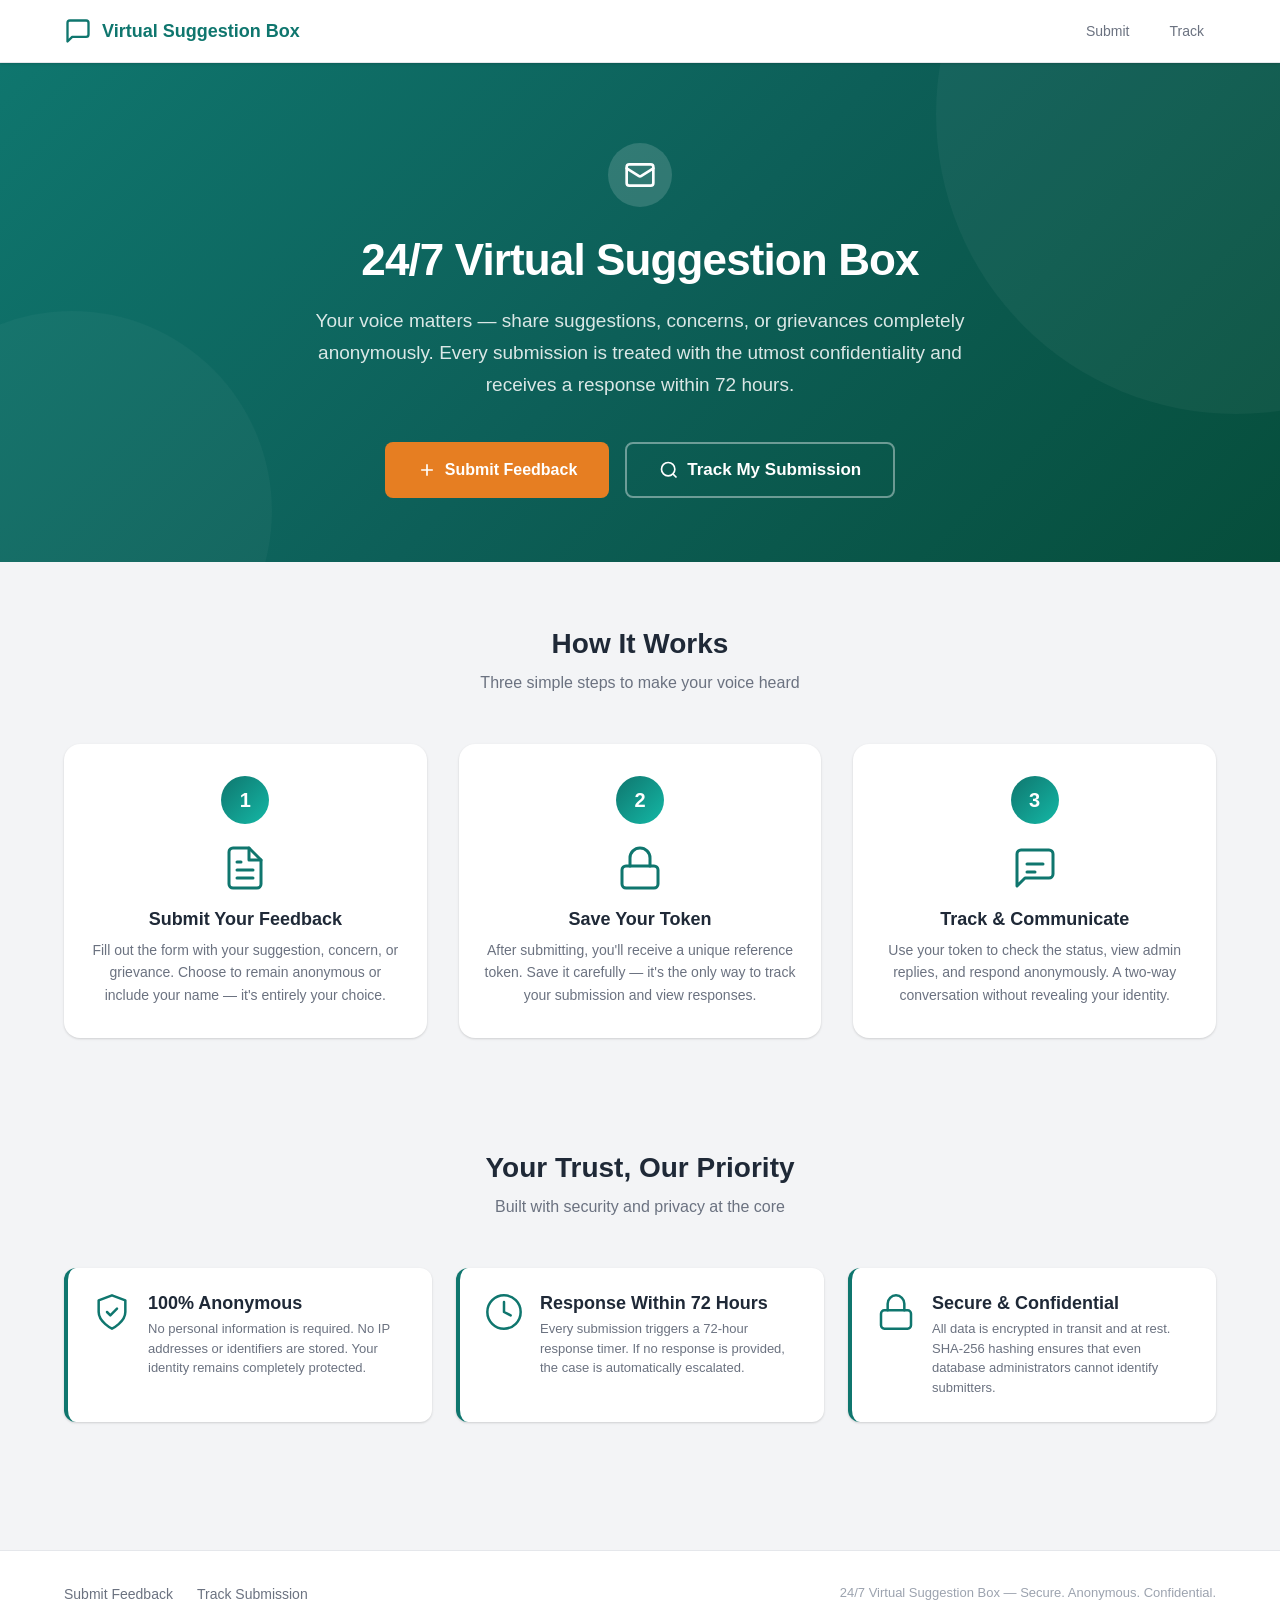
<file: index.html>
<!DOCTYPE html>
<html lang="en">
<head>
  <meta charset="UTF-8">
  <meta name="viewport" content="width=device-width, initial-scale=1.0">
  <meta name="description" content="24/7 Virtual Suggestion Box — Submit anonymous feedback securely and confidentially.">
  <title>24/7 Virtual Suggestion Box</title>
  <link rel="icon" href="data:image/svg+xml,<svg xmlns='http://www.w3.org/2000/svg' viewBox='0 0 100 100'><text y='.9em' font-size='90'>📬</text></svg>">
  <link rel="stylesheet" href="/css/main.css">
  <link rel="stylesheet" href="/css/home.css">
</head>
<body>

  <!-- Header -->
  <header class="site-header">
    <div class="container">
      <a href="/" class="site-logo">
        <svg viewBox="0 0 24 24" fill="none" stroke="currentColor" stroke-width="2" stroke-linecap="round" stroke-linejoin="round">
          <path d="M21 15a2 2 0 0 1-2 2H7l-4 4V5a2 2 0 0 1 2-2h14a2 2 0 0 1 2 2z"/>
        </svg>
        Virtual Suggestion Box
      </a>
      <nav class="site-nav">
        <a href="/submit.html">Submit</a>
        <a href="/track.html">Track</a>
      </nav>
    </div>
  </header>

  <!-- Hero -->
  <section class="hero">
    <div class="container">
      <div class="hero-content">
        <div class="hero-icon">
          <svg viewBox="0 0 24 24" fill="none" stroke="currentColor" stroke-width="2" stroke-linecap="round" stroke-linejoin="round">
            <rect x="2" y="4" width="20" height="16" rx="2"/>
            <path d="M22 7l-8.97 5.7a1.94 1.94 0 0 1-2.06 0L2 7"/>
          </svg>
        </div>
        <h1>24/7 Virtual Suggestion Box</h1>
        <p class="hero-tagline">
          Your voice matters — share suggestions, concerns, or grievances 
          completely anonymously. Every submission is treated with the utmost 
          confidentiality and receives a response within 72 hours.
        </p>
        <div class="hero-actions">
          <a href="/submit.html" class="btn btn-primary btn-lg">
            <svg width="20" height="20" viewBox="0 0 24 24" fill="none" stroke="currentColor" stroke-width="2"><line x1="12" y1="5" x2="12" y2="19"/><line x1="5" y1="12" x2="19" y2="12"/></svg>
            Submit Feedback
          </a>
          <a href="/track.html" class="btn btn-outline btn-lg">
            <svg width="20" height="20" viewBox="0 0 24 24" fill="none" stroke="currentColor" stroke-width="2"><circle cx="11" cy="11" r="8"/><line x1="21" y1="21" x2="16.65" y2="16.65"/></svg>
            Track My Submission
          </a>
        </div>
      </div>
    </div>
  </section>

  <!-- How It Works -->
  <section class="how-it-works" id="how-it-works">
    <div class="container">
      <div class="section-header">
        <h2>How It Works</h2>
        <p>Three simple steps to make your voice heard</p>
      </div>
      <div class="steps-grid">
        <!-- Step 1 -->
        <div class="step-card">
          <div class="step-number">1</div>
          <div class="step-icon">
            <svg viewBox="0 0 24 24" fill="none" stroke="currentColor" stroke-width="1.5" stroke-linecap="round" stroke-linejoin="round">
              <path d="M14 2H6a2 2 0 0 0-2 2v16a2 2 0 0 0 2 2h12a2 2 0 0 0 2-2V8z"/>
              <polyline points="14 2 14 8 20 8"/>
              <line x1="16" y1="13" x2="8" y2="13"/>
              <line x1="16" y1="17" x2="8" y2="17"/>
              <polyline points="10 9 9 9 8 9"/>
            </svg>
          </div>
          <h3>Submit Your Feedback</h3>
          <p>Fill out the form with your suggestion, concern, or grievance. Choose to remain anonymous or include your name — it's entirely your choice.</p>
        </div>
        <!-- Step 2 -->
        <div class="step-card">
          <div class="step-number">2</div>
          <div class="step-icon">
            <svg viewBox="0 0 24 24" fill="none" stroke="currentColor" stroke-width="1.5" stroke-linecap="round" stroke-linejoin="round">
              <rect x="3" y="11" width="18" height="11" rx="2" ry="2"/>
              <path d="M7 11V7a5 5 0 0 1 10 0v4"/>
            </svg>
          </div>
          <h3>Save Your Token</h3>
          <p>After submitting, you'll receive a unique reference token. Save it carefully — it's the only way to track your submission and view responses.</p>
        </div>
        <!-- Step 3 -->
        <div class="step-card">
          <div class="step-number">3</div>
          <div class="step-icon">
            <svg viewBox="0 0 24 24" fill="none" stroke="currentColor" stroke-width="1.5" stroke-linecap="round" stroke-linejoin="round">
              <path d="M21 15a2 2 0 0 1-2 2H7l-4 4V5a2 2 0 0 1 2-2h14a2 2 0 0 1 2 2z"/>
              <path d="M8 10h8"/>
              <path d="M8 14h4"/>
            </svg>
          </div>
          <h3>Track & Communicate</h3>
          <p>Use your token to check the status, view admin replies, and respond anonymously. A two-way conversation without revealing your identity.</p>
        </div>
      </div>
    </div>
  </section>

  <!-- Trust Indicators -->
  <section class="trust-section">
    <div class="container">
      <div class="section-header">
        <h2>Your Trust, Our Priority</h2>
        <p>Built with security and privacy at the core</p>
      </div>
      <div class="trust-grid">
        <div class="trust-item">
          <div class="trust-icon">
            <svg viewBox="0 0 24 24" fill="none" stroke="currentColor" stroke-width="1.5" stroke-linecap="round" stroke-linejoin="round">
              <path d="M12 22s8-4 8-10V5l-8-3-8 3v7c0 6 8 10 8 10z"/>
              <path d="M9 12l2 2 4-4"/>
            </svg>
          </div>
          <div>
            <h4>100% Anonymous</h4>
            <p>No personal information is required. No IP addresses or identifiers are stored. Your identity remains completely protected.</p>
          </div>
        </div>
        <div class="trust-item">
          <div class="trust-icon">
            <svg viewBox="0 0 24 24" fill="none" stroke="currentColor" stroke-width="1.5" stroke-linecap="round" stroke-linejoin="round">
              <circle cx="12" cy="12" r="10"/>
              <polyline points="12 6 12 12 16 14"/>
            </svg>
          </div>
          <div>
            <h4>Response Within 72 Hours</h4>
            <p>Every submission triggers a 72-hour response timer. If no response is provided, the case is automatically escalated.</p>
          </div>
        </div>
        <div class="trust-item">
          <div class="trust-icon">
            <svg viewBox="0 0 24 24" fill="none" stroke="currentColor" stroke-width="1.5" stroke-linecap="round" stroke-linejoin="round">
              <rect x="3" y="11" width="18" height="11" rx="2" ry="2"/>
              <path d="M7 11V7a5 5 0 0 1 10 0v4"/>
            </svg>
          </div>
          <div>
            <h4>Secure & Confidential</h4>
            <p>All data is encrypted in transit and at rest. SHA-256 hashing ensures that even database administrators cannot identify submitters.</p>
          </div>
        </div>
      </div>
    </div>
  </section>

  <!-- Footer -->
  <footer class="site-footer">
    <div class="container">
      <div class="footer-content">
        <div class="footer-links">
          <a href="/submit.html">Submit Feedback</a>
          <a href="/track.html">Track Submission</a>
        </div>
        <p class="footer-copy">24/7 Virtual Suggestion Box &mdash; Secure. Anonymous. Confidential.</p>
      </div>
    </div>
  </footer>

  <script src="/js/utils.js"></script>
  <script src="/js/home.js"></script>
</body>
</html>
</file>
<file: css/main.css>
/* ═══════════════════════════════════════════
   MAIN.CSS — Global Styles, Variables, Reset
   ═══════════════════════════════════════════ */

/* CSS Custom Properties */
:root {
  --primary: #0f766e;
  --primary-light: #14b8a6;
  --primary-dark: #0d5f58;
  --accent: #e67e22;
  --accent-light: #f0a04b;
  --success: #16a34a;
  --success-light: #22c55e;
  --danger: #dc2626;
  --danger-light: #ef4444;
  --warning: #d97706;
  --warning-light: #f59e0b;
  --info: #2563eb;
  --info-light: #3b82f6;
  --bg: #f3f4f6;
  --bg-dark: #e5e7eb;
  --card-bg: #ffffff;
  --glass-bg: rgba(255, 255, 255, 0.7);
  --glass-border: rgba(255, 255, 255, 0.3);
  --text: #1f2937;
  --text-muted: #6b7280;
  --text-light: #9ca3af;
  --border: #e5e7eb;
  --border-radius: 12px;
  --border-radius-sm: 8px;
  --border-radius-lg: 16px;
  --shadow: 0 1px 3px rgba(0,0,0,0.1), 0 1px 2px rgba(0,0,0,0.06);
  --shadow-md: 0 4px 6px rgba(0,0,0,0.07), 0 2px 4px rgba(0,0,0,0.06);
  --shadow-lg: 0 10px 15px rgba(0,0,0,0.1), 0 4px 6px rgba(0,0,0,0.05);
  --shadow-xl: 0 20px 25px rgba(0,0,0,0.1), 0 10px 10px rgba(0,0,0,0.04);
  --font-sans: 'Inter', -apple-system, BlinkMacSystemFont, 'Segoe UI', Roboto, sans-serif;
  --font-mono: 'JetBrains Mono', 'Fira Code', monospace;
  --transition: 0.3s cubic-bezier(0.4, 0, 0.2, 1);
  --transition-fast: 0.15s cubic-bezier(0.4, 0, 0.2, 1);
}

/* Reset */
*, *::before, *::after {
  margin: 0;
  padding: 0;
  box-sizing: border-box;
}

html {
  font-size: 16px;
  scroll-behavior: smooth;
  -webkit-text-size-adjust: 100%;
}

body {
  font-family: var(--font-sans);
  color: var(--text);
  background-color: var(--bg);
  line-height: 1.6;
  min-height: 100vh;
  -webkit-font-smoothing: antialiased;
  -moz-osx-font-smoothing: grayscale;
}

a {
  color: var(--primary);
  text-decoration: none;
  transition: color var(--transition-fast);
}

a:hover {
  color: var(--primary-light);
}

img {
  max-width: 100%;
  display: block;
}

button {
  cursor: pointer;
  font-family: inherit;
  font-size: inherit;
  border: none;
  background: none;
}

input, textarea, select {
  font-family: inherit;
  font-size: inherit;
  outline: none;
}

ul, ol {
  list-style: none;
}

/* Typography */
h1, h2, h3, h4, h5, h6 {
  font-weight: 700;
  line-height: 1.3;
  color: var(--text);
}

h1 { font-size: 2.25rem; }
h2 { font-size: 1.75rem; }
h3 { font-size: 1.375rem; }
h4 { font-size: 1.125rem; }

@media (max-width: 640px) {
  h1 { font-size: 1.75rem; }
  h2 { font-size: 1.375rem; }
  h3 { font-size: 1.125rem; }
}

/* ─── Layout Utilities ─── */
.container {
  width: 100%;
  max-width: 1200px;
  margin: 0 auto;
  padding: 0 1.5rem;
}

.container-sm {
  max-width: 640px;
}

.container-md {
  max-width: 800px;
}

/* ─── Card ─── */
.card {
  background: var(--card-bg);
  border-radius: var(--border-radius);
  box-shadow: var(--shadow);
  padding: 1.5rem;
  transition: box-shadow var(--transition);
}

.card:hover {
  box-shadow: var(--shadow-md);
}

.card-glass {
  background: var(--glass-bg);
  backdrop-filter: blur(12px);
  -webkit-backdrop-filter: blur(12px);
  border: 1px solid var(--glass-border);
  border-radius: var(--border-radius-lg);
  box-shadow: var(--shadow-lg);
  padding: 2rem;
}

/* ─── Buttons ─── */
.btn {
  display: inline-flex;
  align-items: center;
  justify-content: center;
  gap: 0.5rem;
  padding: 0.75rem 1.5rem;
  border-radius: var(--border-radius-sm);
  font-weight: 600;
  font-size: 0.938rem;
  transition: all var(--transition);
  line-height: 1;
  white-space: nowrap;
  position: relative;
  overflow: hidden;
}

.btn-primary {
  background: var(--primary);
  color: #fff;
}

.btn-primary:hover {
  background: var(--primary-dark);
  transform: translateY(-1px);
  box-shadow: var(--shadow-md);
}

.btn-accent {
  background: var(--accent);
  color: #fff;
}

.btn-accent:hover {
  background: #cf6f19;
  transform: translateY(-1px);
  box-shadow: var(--shadow-md);
}

.btn-outline {
  background: transparent;
  color: var(--primary);
  border: 2px solid var(--primary);
}

.btn-outline:hover {
  background: var(--primary);
  color: #fff;
}

.btn-danger {
  background: var(--danger);
  color: #fff;
}

.btn-danger:hover {
  background: #b91c1c;
}

.btn-ghost {
  background: transparent;
  color: var(--text-muted);
}

.btn-ghost:hover {
  background: var(--bg);
  color: var(--text);
}

.btn-sm {
  padding: 0.5rem 1rem;
  font-size: 0.813rem;
}

.btn-lg {
  padding: 1rem 2rem;
  font-size: 1.063rem;
}

.btn:disabled {
  opacity: 0.5;
  cursor: not-allowed;
  transform: none !important;
}

/* ─── Form Elements ─── */
.form-group {
  margin-bottom: 1.25rem;
}

.form-label {
  display: block;
  font-size: 0.875rem;
  font-weight: 600;
  color: var(--text);
  margin-bottom: 0.375rem;
}

.form-input,
.form-textarea,
.form-select {
  width: 100%;
  padding: 0.75rem 1rem;
  border: 2px solid var(--border);
  border-radius: var(--border-radius-sm);
  background: var(--card-bg);
  color: var(--text);
  transition: border-color var(--transition-fast), box-shadow var(--transition-fast);
  font-size: 0.938rem;
}

.form-input:focus,
.form-textarea:focus,
.form-select:focus {
  border-color: var(--primary);
  box-shadow: 0 0 0 3px rgba(15, 118, 110, 0.15);
}

.form-input.valid,
.form-textarea.valid {
  border-color: var(--success);
}

.form-input.invalid,
.form-textarea.invalid {
  border-color: var(--danger);
}

.form-textarea {
  resize: vertical;
  min-height: 120px;
}

.form-hint {
  font-size: 0.75rem;
  color: var(--text-muted);
  margin-top: 0.25rem;
}

.form-error {
  font-size: 0.75rem;
  color: var(--danger);
  margin-top: 0.25rem;
  display: none;
}

.form-error.visible {
  display: block;
}

.char-counter {
  font-size: 0.75rem;
  color: var(--text-muted);
  text-align: right;
  margin-top: 0.25rem;
}

.char-counter.warn {
  color: var(--warning);
}

.char-counter.danger {
  color: var(--danger);
}

/* ─── Toggle Switch ─── */
.toggle-wrapper {
  display: flex;
  align-items: center;
  gap: 0.75rem;
}

.toggle {
  position: relative;
  width: 48px;
  height: 26px;
  flex-shrink: 0;
}

.toggle input {
  opacity: 0;
  width: 0;
  height: 0;
  position: absolute;
}

.toggle-slider {
  position: absolute;
  inset: 0;
  background: var(--border);
  border-radius: 26px;
  cursor: pointer;
  transition: background var(--transition);
}

.toggle-slider::before {
  content: '';
  position: absolute;
  width: 20px;
  height: 20px;
  left: 3px;
  top: 3px;
  background: #fff;
  border-radius: 50%;
  transition: transform var(--transition);
  box-shadow: 0 1px 3px rgba(0,0,0,0.2);
}

.toggle input:checked + .toggle-slider {
  background: var(--primary);
}

.toggle input:checked + .toggle-slider::before {
  transform: translateX(22px);
}

.toggle-label {
  font-size: 0.938rem;
  font-weight: 500;
  color: var(--text);
}

/* ─── Status Badges ─── */
.badge {
  display: inline-flex;
  align-items: center;
  padding: 0.25rem 0.75rem;
  border-radius: 999px;
  font-size: 0.75rem;
  font-weight: 600;
  text-transform: uppercase;
  letter-spacing: 0.025em;
}

.badge-pending {
  background: #fef3c7;
  color: #92400e;
}

.badge-in-progress {
  background: #dbeafe;
  color: #1e40af;
}

.badge-resolved {
  background: #dcfce7;
  color: #166534;
}

.badge-escalated {
  background: #fee2e2;
  color: #991b1b;
  animation: pulse-badge 2s infinite;
}

@keyframes pulse-badge {
  0%, 100% { opacity: 1; }
  50% { opacity: 0.7; }
}

/* ─── Toast Notifications ─── */
.toast-container {
  position: fixed;
  top: 1.5rem;
  right: 1.5rem;
  z-index: 10000;
  display: flex;
  flex-direction: column;
  gap: 0.75rem;
  pointer-events: none;
}

.toast {
  display: flex;
  align-items: center;
  gap: 0.75rem;
  padding: 0.875rem 1.25rem;
  border-radius: var(--border-radius-sm);
  background: var(--card-bg);
  box-shadow: var(--shadow-lg);
  color: var(--text);
  font-size: 0.875rem;
  font-weight: 500;
  pointer-events: auto;
  transform: translateX(120%);
  opacity: 0;
  transition: all 0.4s cubic-bezier(0.4, 0, 0.2, 1);
  max-width: 380px;
  border-left: 4px solid;
}

.toast.show {
  transform: translateX(0);
  opacity: 1;
}

.toast-success { border-left-color: var(--success); }
.toast-error   { border-left-color: var(--danger); }
.toast-warning { border-left-color: var(--warning); }
.toast-info    { border-left-color: var(--info); }

.toast-icon {
  width: 20px;
  height: 20px;
  flex-shrink: 0;
}

.toast-close {
  margin-left: auto;
  cursor: pointer;
  color: var(--text-muted);
  padding: 0.25rem;
  font-size: 1.125rem;
  line-height: 1;
}

/* ─── Loading Spinner ─── */
.spinner {
  display: inline-block;
  width: 20px;
  height: 20px;
  border: 2.5px solid rgba(255,255,255,0.3);
  border-top-color: #fff;
  border-radius: 50%;
  animation: spin 0.7s linear infinite;
}

.spinner-dark {
  border-color: rgba(0,0,0,0.1);
  border-top-color: var(--primary);
}

.spinner-lg {
  width: 40px;
  height: 40px;
  border-width: 3.5px;
}

@keyframes spin {
  to { transform: rotate(360deg); }
}

.loading-overlay {
  display: none;
  position: fixed;
  inset: 0;
  background: rgba(255,255,255,0.8);
  backdrop-filter: blur(4px);
  z-index: 9999;
  align-items: center;
  justify-content: center;
  flex-direction: column;
  gap: 1rem;
}

.loading-overlay.active {
  display: flex;
}

/* ─── Modal / Overlay ─── */
.modal-backdrop {
  display: none;
  position: fixed;
  inset: 0;
  background: rgba(0,0,0,0.5);
  backdrop-filter: blur(4px);
  z-index: 5000;
  align-items: center;
  justify-content: center;
  padding: 1rem;
  opacity: 0;
  transition: opacity var(--transition);
}

.modal-backdrop.active {
  display: flex;
  opacity: 1;
}

.modal {
  background: var(--card-bg);
  border-radius: var(--border-radius-lg);
  box-shadow: var(--shadow-xl);
  width: 100%;
  max-width: 520px;
  padding: 2rem;
  transform: scale(0.9) translateY(20px);
  transition: transform var(--transition);
  max-height: 90vh;
  overflow-y: auto;
}

.modal-backdrop.active .modal {
  transform: scale(1) translateY(0);
}

.modal-header {
  display: flex;
  align-items: center;
  justify-content: space-between;
  margin-bottom: 1.25rem;
}

.modal-close {
  width: 32px;
  height: 32px;
  display: flex;
  align-items: center;
  justify-content: center;
  border-radius: 50%;
  color: var(--text-muted);
  transition: all var(--transition-fast);
  font-size: 1.25rem;
}

.modal-close:hover {
  background: var(--bg);
  color: var(--text);
}

/* ─── Navigation / Header ─── */
.site-header {
  background: var(--card-bg);
  border-bottom: 1px solid var(--border);
  padding: 0.75rem 0;
  position: sticky;
  top: 0;
  z-index: 1000;
  box-shadow: var(--shadow);
}

.site-header .container {
  display: flex;
  align-items: center;
  justify-content: space-between;
}

.site-logo {
  display: flex;
  align-items: center;
  gap: 0.625rem;
  font-weight: 700;
  font-size: 1.125rem;
  color: var(--primary);
}

.site-logo svg {
  width: 28px;
  height: 28px;
}

.site-nav {
  display: flex;
  align-items: center;
  gap: 1rem;
}

.site-nav a {
  font-size: 0.875rem;
  font-weight: 500;
  color: var(--text-muted);
  padding: 0.5rem 0.75rem;
  border-radius: var(--border-radius-sm);
  transition: all var(--transition-fast);
}

.site-nav a:hover,
.site-nav a.active {
  color: var(--primary);
  background: rgba(15, 118, 110, 0.08);
}

/* ─── Footer ─── */
.site-footer {
  background: var(--card-bg);
  border-top: 1px solid var(--border);
  padding: 2rem 0;
  margin-top: 4rem;
}

.footer-content {
  display: flex;
  align-items: center;
  justify-content: space-between;
  flex-wrap: wrap;
  gap: 1rem;
}

.footer-links {
  display: flex;
  gap: 1.5rem;
}

.footer-links a {
  font-size: 0.875rem;
  color: var(--text-muted);
}

.footer-copy {
  font-size: 0.813rem;
  color: var(--text-light);
}

/* ─── Empty State ─── */
.empty-state {
  text-align: center;
  padding: 3rem 1.5rem;
  color: var(--text-muted);
}

.empty-state-icon {
  width: 80px;
  height: 80px;
  margin: 0 auto 1.25rem;
  color: var(--text-light);
}

.empty-state h3 {
  margin-bottom: 0.5rem;
  color: var(--text-muted);
}

.empty-state p {
  font-size: 0.875rem;
  max-width: 360px;
  margin: 0 auto;
}

/* ─── Countdown Timer ─── */
.countdown {
  font-family: var(--font-mono);
  font-size: 0.875rem;
  font-weight: 600;
  color: var(--text);
}

.countdown.urgent {
  color: var(--danger);
  animation: blink 1s step-end infinite;
}

@keyframes blink {
  50% { opacity: 0.6; }
}

/* ─── Responsive ─── */
@media (max-width: 640px) {
  .site-nav {
    gap: 0.25rem;
  }
  .site-nav a {
    padding: 0.375rem 0.5rem;
    font-size: 0.813rem;
  }
  .footer-content {
    flex-direction: column;
    text-align: center;
  }
  .toast-container {
    left: 1rem;
    right: 1rem;
  }
  .toast {
    max-width: 100%;
  }
  .modal {
    padding: 1.5rem;
  }
}
</file>
<file: css/home.css>
/* ═══════════════════════════════════════════
   HOME.CSS — Home Page Styles
   ═══════════════════════════════════════════ */

/* Hero Section */
.hero {
  background: linear-gradient(135deg, var(--primary) 0%, var(--primary-dark) 50%, #064e3b 100%);
  color: #fff;
  padding: 5rem 0 4rem;
  position: relative;
  overflow: hidden;
}

.hero::before {
  content: '';
  position: absolute;
  top: -50%;
  right: -20%;
  width: 600px;
  height: 600px;
  border-radius: 50%;
  background: rgba(255,255,255,0.04);
}

.hero::after {
  content: '';
  position: absolute;
  bottom: -30%;
  left: -10%;
  width: 400px;
  height: 400px;
  border-radius: 50%;
  background: rgba(255,255,255,0.03);
}

.hero-content {
  position: relative;
  z-index: 1;
  text-align: center;
  max-width: 700px;
  margin: 0 auto;
}

.hero-icon {
  width: 64px;
  height: 64px;
  margin: 0 auto 1.5rem;
  background: rgba(255,255,255,0.15);
  border-radius: 50%;
  display: flex;
  align-items: center;
  justify-content: center;
}

.hero-icon svg {
  width: 32px;
  height: 32px;
  color: #fff;
}

.hero h1 {
  color: #fff;
  font-size: 2.75rem;
  margin-bottom: 1rem;
  letter-spacing: -0.02em;
}

.hero-tagline {
  font-size: 1.188rem;
  color: rgba(255,255,255,0.85);
  margin-bottom: 2.5rem;
  line-height: 1.7;
}

.hero-actions {
  display: flex;
  gap: 1rem;
  justify-content: center;
  flex-wrap: wrap;
}

.hero .btn-primary {
  background: var(--accent);
  padding: 0.875rem 2rem;
  font-size: 1rem;
}

.hero .btn-primary:hover {
  background: #cf6f19;
}

.hero .btn-outline {
  border-color: rgba(255,255,255,0.4);
  color: #fff;
}

.hero .btn-outline:hover {
  background: rgba(255,255,255,0.15);
  border-color: rgba(255,255,255,0.6);
}

/* How It Works */
.how-it-works {
  padding: 4rem 0;
}

.section-header {
  text-align: center;
  margin-bottom: 3rem;
}

.section-header h2 {
  margin-bottom: 0.5rem;
}

.section-header p {
  color: var(--text-muted);
  font-size: 1rem;
}

.steps-grid {
  display: grid;
  grid-template-columns: repeat(3, 1fr);
  gap: 2rem;
}

.step-card {
  text-align: center;
  padding: 2rem 1.5rem;
  background: var(--card-bg);
  border-radius: var(--border-radius-lg);
  box-shadow: var(--shadow);
  position: relative;
  transition: transform var(--transition), box-shadow var(--transition);
}

.step-card:hover {
  transform: translateY(-4px);
  box-shadow: var(--shadow-lg);
}

.step-number {
  width: 48px;
  height: 48px;
  background: linear-gradient(135deg, var(--primary), var(--primary-light));
  color: #fff;
  border-radius: 50%;
  display: flex;
  align-items: center;
  justify-content: center;
  font-weight: 700;
  font-size: 1.25rem;
  margin: 0 auto 1.25rem;
}

.step-icon {
  width: 48px;
  height: 48px;
  margin: 0 auto 1rem;
  color: var(--primary);
}

.step-card h3 {
  margin-bottom: 0.5rem;
  font-size: 1.125rem;
}

.step-card p {
  color: var(--text-muted);
  font-size: 0.875rem;
  line-height: 1.6;
}

/* Trust Indicators */
.trust-section {
  padding: 3rem 0 4rem;
}

.trust-grid {
  display: grid;
  grid-template-columns: repeat(3, 1fr);
  gap: 1.5rem;
}

.trust-item {
  display: flex;
  align-items: flex-start;
  gap: 1rem;
  padding: 1.5rem;
  background: var(--card-bg);
  border-radius: var(--border-radius);
  box-shadow: var(--shadow);
  border-left: 4px solid var(--primary);
}

.trust-icon {
  width: 40px;
  height: 40px;
  flex-shrink: 0;
  color: var(--primary);
}

.trust-item h4 {
  margin-bottom: 0.25rem;
}

.trust-item p {
  color: var(--text-muted);
  font-size: 0.813rem;
  line-height: 1.5;
}

/* Responsive */
@media (max-width: 900px) {
  .steps-grid {
    grid-template-columns: 1fr;
    gap: 1.5rem;
  }
  .trust-grid {
    grid-template-columns: 1fr;
  }
}

@media (max-width: 640px) {
  .hero {
    padding: 3rem 0 2.5rem;
  }
  .hero h1 {
    font-size: 1.75rem;
  }
  .hero-tagline {
    font-size: 1rem;
  }
  .hero-actions {
    flex-direction: column;
    align-items: center;
  }
  .hero-actions .btn {
    width: 100%;
    max-width: 280px;
  }
}
</file>
